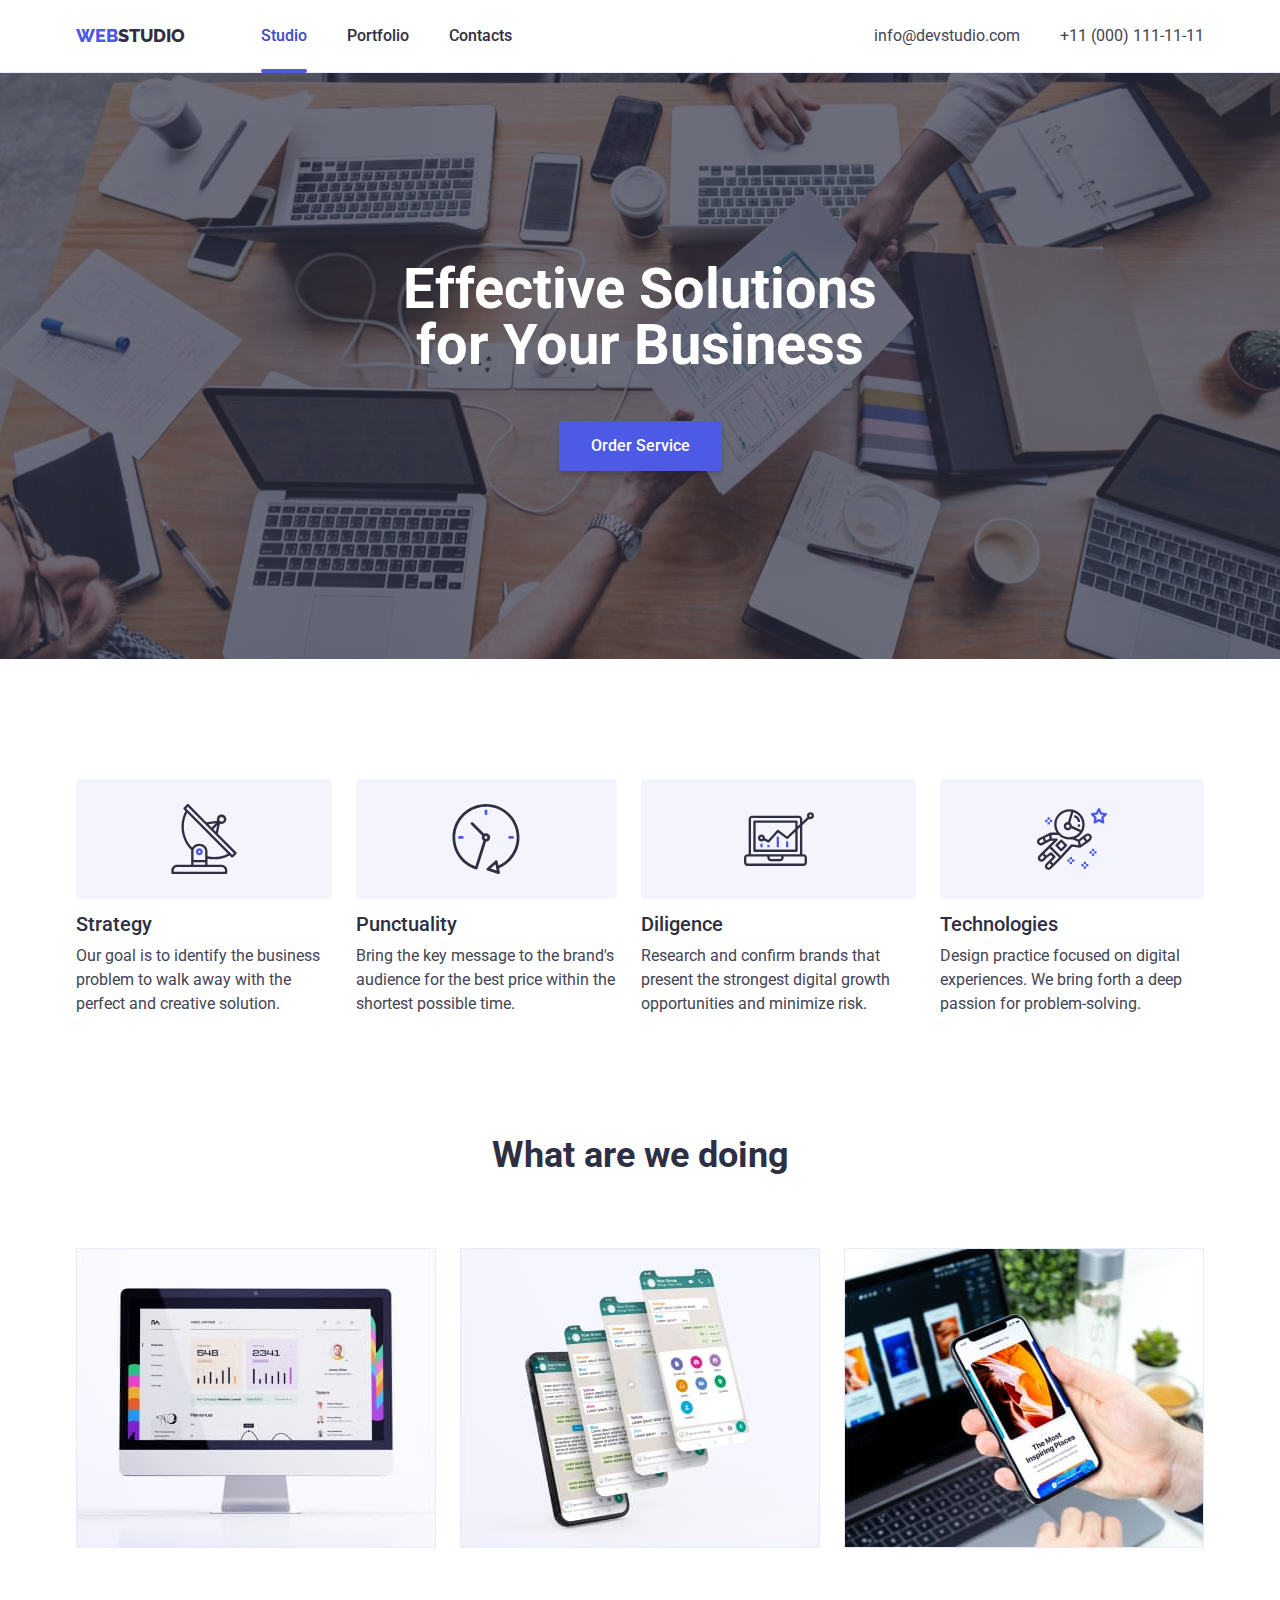
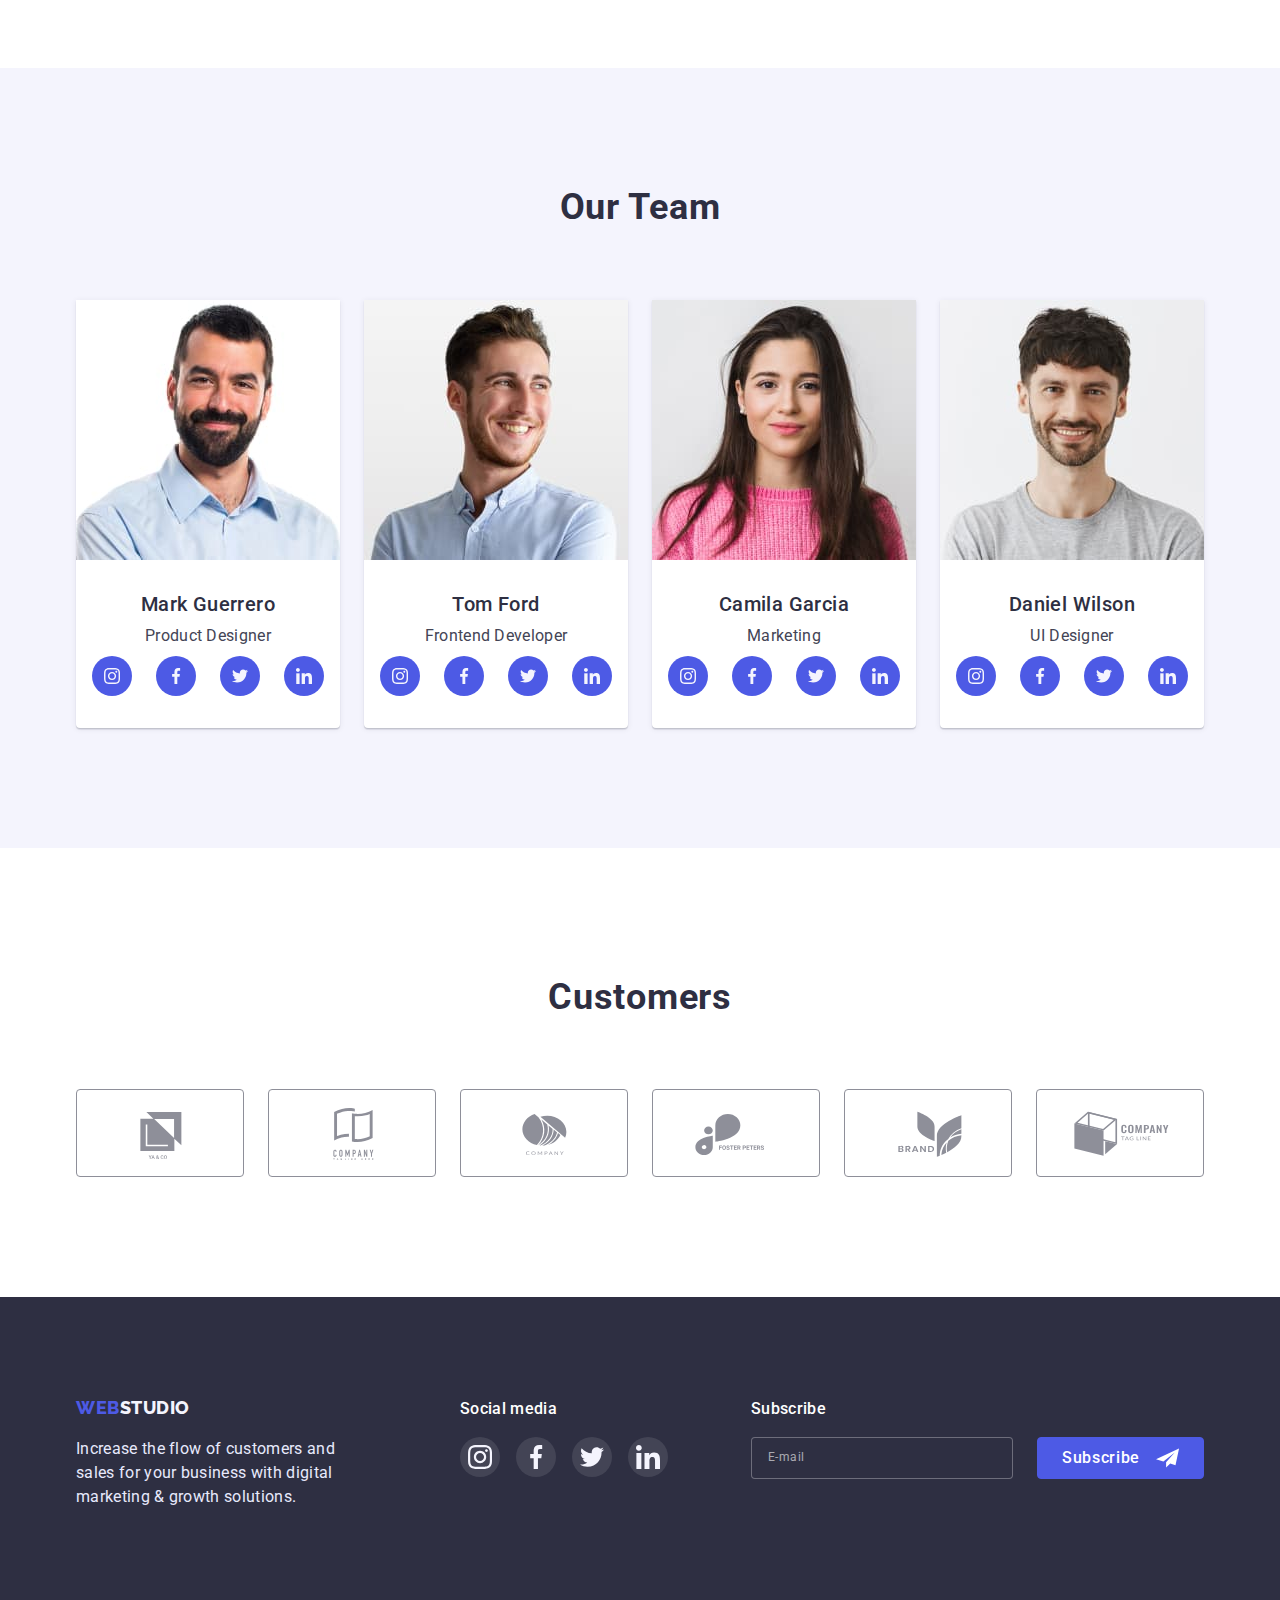
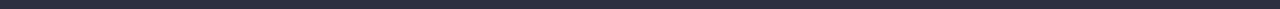
<file: index.html>
<!DOCTYPE html>
<html lang="en">
  <head>
    <meta charset="UTF-8" />
    <meta http-equiv="X-UA-Compatible" content="IE=edge" />
    <meta name="viewport" content="width=device-width, initial-scale=1.0" />
    <title>WebStudio</title>
    <link
      rel="stylesheet"
      href="https://cdn.jsdelivr.net/npm/modern-normalize@1.1.0/modern-normalize.min.css"
    />
    <link rel="preconnect" href="https://fonts.googleapis.com" />
    <link rel="preconnect" href="https://fonts.gstatic.com" crossorigin />
    <link
      href="https://fonts.googleapis.com/css2?family=Raleway:wght@800&family=Roboto:wght@400;500;700;900&display=swap"
      rel="stylesheet"
    />
    <link rel="stylesheet" href="./css/styles.css" />
  </head>
  <body>
    <!--Шапка-->
    <header class="header">
      <div class="container flex-header">
        <nav class="nav">
          <a class="logo link" href="./index.html"
            ><span class="span-logo">Web</span>Studio</a
          >
          <ul class="menu list">
            <li class="menu-item scale">
              <a class="menu-list link current" href="./index.html">Studio</a>
            </li>
            <li class="menu-item scale">
              <a class="menu-list link" href="./portfolio.html">Portfolio</a>
            </li>
            <li class="menu-item scale">
              <a class="menu-list link" href="">Contacts</a>
            </li>
          </ul>
        </nav>
        <!--контакти-->
        <ul class="header-contact list">
          <li class="contact-item">
            <a class="contact-link link" href="mailto:info@devstudio.com"
              >info@devstudio.com</a
            >
          </li>
          <li class="contact-item">
            <a class="contact-link link" href="tel:+110001111111"
              >+11 (000) 111-11-11</a
            >
          </li>
        </ul>
      </div>
    </header>
    <main>
      <!--Hero-->
      <section class="hero">
        <div class="container">
          <h1 class="hero-title">
            Effective Solutions <br />
            for Your Business
          </h1>
          <button class="hero-btn" data-modal-open type="button">
            Order Service
          </button>
        </div>
      </section>
      <!--навички-->
      <section class="about">
        <div class="container">
          <h2 class="visually-hidden">Our qualities</h2>
          <ul class="about-list list">
            <li class="about-item icon-strategy">
              <div class="icon">
                <svg width="70" height="70">
                  <use href="./images/sprite.svg#icon-strategy"></use>
                </svg>
              </div>
              <h3 class="about-title">Strategy</h3>
              <p class="about-text">
                Our goal is to identify the business problem to walk away with
                the perfect and creative solution.
              </p>
            </li>
            <li class="about-item icon-punctualy">
              <div class="icon">
                <svg width="70" height="70">
                  <use href="./images/sprite.svg#icon-punctuality"></use>
                </svg>
              </div>
              <h3 class="about-title">Punctuality</h3>
              <p class="about-text">
                Bring the key message to the brand's audience for the best price
                within the shortest possible time.
              </p>
            </li>
            <li class="about-item icon-diligence">
              <div class="icon">
                <svg width="70" height="70">
                  <use href="./images/sprite.svg#icon-diligence"></use>
                </svg>
              </div>
              <h3 class="about-title">Diligence</h3>
              <p class="about-text">
                Research and confirm brands that present the strongest digital
                growth opportunities and minimize risk.
              </p>
            </li>
            <li class="about-item icon-tehnologies">
              <div class="icon">
                <svg width="70" height="70">
                  <use href="./images/sprite.svg#icon-technologies"></use>
                </svg>
              </div>
              <h3 class="about-title">Technologies</h3>
              <p class="about-text">
                Design practice focused on digital experiences. We bring forth a
                deep passion for problem-solving.
              </p>
            </li>
          </ul>
        </div>
      </section>
      <!--що ми робимо-->
      <section class="work">
        <div class="container">
          <h2 class="work-title">What are we doing</h2>
          <ul class="work-list list">
            <li class="work-item">
              <img
                src="./images/Rectangle1.jpg"
                alt="computer monitor"
                width="360"
                height="300"
              />
            </li>
            <li class="work-item">
              <img
                src="./images/Rectangle2.jpg"
                alt="smartphone"
                width="360"
                height="300"
              />
            </li>
            <li class="work-item">
              <img
                src="./images/Rectangle3.jpg"
                alt="smartphone with laptop"
                width="360"
                height="300"
              />
            </li>
          </ul>
        </div>
      </section>
      <!--our-team-->
      <section class="team-section">
        <div class="container">
          <h2 class="team-title">Our Team</h2>
          <ul class="team-list list">
            <li class="team-item">
              <img
                src="./images/Mark-Guerrero.jpg"
                alt="Mark-Guerrero"
                width="264"
                height="260"
              />
              <div class="team-card">
                <h3 class="title-team">Mark Guerrero</h3>
                <p class="team-text">Product Designer</p>
                <ul class="soc-list list">
                  <li class="soc-item-team">
                    <a class="soc-link-team link" href="">
                      <svg width="16" height="16" class="icon-team">
                        <use href="./images/sprite.svg#icon-instagram"></use>
                      </svg>
                    </a>
                  </li>
                  <li class="soc-item-team">
                    <a class="soc-link-team link" href=""
                      ><svg width="16" height="16" class="icon-team">
                        <use
                          href="./images/sprite.svg#icon-facebook"
                        ></use></svg
                    ></a>
                  </li>
                  <li class="soc-item-team">
                    <a class="soc-link-team link" href=""
                      ><svg width="16" height="16" class="icon-team">
                        <use href="./images/sprite.svg#icon-twitter"></use></svg
                    ></a>
                  </li>
                  <li class="soc-item-team">
                    <a class="soc-link-team link" href=""
                      ><svg width="16" height="16" class="icon-team">
                        <use
                          href="./images/sprite.svg#icon-linkedin"
                        ></use></svg
                    ></a>
                  </li>
                </ul>
              </div>
            </li>
            <li class="team-item">
              <img
                src="./images/Tom-Ford.jpg"
                alt="Tom-Ford"
                width="264"
                height="260"
              />
              <div class="team-card">
                <h3 class="title-team">Tom Ford</h3>
                <p class="team-text">Frontend Developer</p>
                <ul class="soc-list list">
                  <li class="soc-item-team">
                    <a class="soc-link-team link" href="">
                      <svg width="16" height="16" class="icon-team">
                        <use href="./images/sprite.svg#icon-instagram"></use>
                      </svg>
                    </a>
                  </li>
                  <li class="soc-item-team">
                    <a class="soc-link-team link" href=""
                      ><svg width="16" height="16" class="icon-team">
                        <use
                          href="./images/sprite.svg#icon-facebook"
                        ></use></svg
                    ></a>
                  </li>
                  <li class="soc-item-team">
                    <a class="soc-link-team link" href=""
                      ><svg width="16" height="16" class="icon-team">
                        <use href="./images/sprite.svg#icon-twitter"></use></svg
                    ></a>
                  </li>
                  <li class="soc-item-team">
                    <a class="soc-link-team link" href=""
                      ><svg width="16" height="16" class="icon-team">
                        <use
                          href="./images/sprite.svg#icon-linkedin"
                        ></use></svg
                    ></a>
                  </li>
                </ul>
              </div>
            </li>
            <li class="team-item">
              <img
                src="./images/Camila-Garcia.jpg"
                alt="Camila-Garcia"
                width="264"
                height="260"
              />
              <div class="team-card">
                <h3 class="title-team">Camila Garcia</h3>
                <p class="team-text">Marketing</p>
                <ul class="soc-list list">
                  <li class="soc-item-team">
                    <a class="soc-link-team link" href="">
                      <svg width="16" height="16" class="icon-team">
                        <use href="./images/sprite.svg#icon-instagram"></use>
                      </svg>
                    </a>
                  </li>
                  <li class="soc-item-team">
                    <a class="soc-link-team link" href=""
                      ><svg width="16" height="16" class="icon-team">
                        <use
                          href="./images/sprite.svg#icon-facebook"
                        ></use></svg
                    ></a>
                  </li>
                  <li class="soc-item-team">
                    <a class="soc-link-team link" href=""
                      ><svg width="16" height="16" class="icon-team">
                        <use href="./images/sprite.svg#icon-twitter"></use></svg
                    ></a>
                  </li>
                  <li class="soc-item-team">
                    <a class="soc-link-team link" href=""
                      ><svg width="16" height="16" class="icon-team">
                        <use
                          href="./images/sprite.svg#icon-linkedin"
                        ></use></svg
                    ></a>
                  </li>
                </ul>
              </div>
            </li>
            <li class="team-item">
              <img
                src="./images/Daniel-Wilson.jpg"
                alt="Daniel-Wilson"
                width="264"
                height="260"
              />
              <div class="team-card">
                <h3 class="title-team">Daniel Wilson</h3>
                <p class="team-text">UI Designer</p>
                <ul class="soc-list list">
                  <li class="soc-item-team">
                    <a class="soc-link-team link" href="">
                      <svg width="16" height="16" class="icon-team">
                        <use href="./images/sprite.svg#icon-instagram"></use>
                      </svg>
                    </a>
                  </li>
                  <li class="soc-item-team">
                    <a class="soc-link-team link" href=""
                      ><svg width="16" height="16" class="icon-team">
                        <use
                          href="./images/sprite.svg#icon-facebook"
                        ></use></svg
                    ></a>
                  </li>
                  <li class="soc-item-team">
                    <a class="soc-link-team link" href=""
                      ><svg width="16" height="16" class="icon-team">
                        <use href="./images/sprite.svg#icon-twitter"></use></svg
                    ></a>
                  </li>
                  <li class="soc-item-team">
                    <a class="soc-link-team link" href=""
                      ><svg width="16" height="16" class="icon-team">
                        <use
                          href="./images/sprite.svg#icon-linkedin"
                        ></use></svg
                    ></a>
                  </li>
                </ul>
              </div>
            </li>
          </ul>
        </div>
      </section>
      <section class="customers">
        <div class="container">
          <h2 class="customers-title">Customers</h2>
          <ul class="customers-list list">
            <li class="customers-item">
              <a class="customers-link" href="">
                <svg class="icon-customers" width="104" height="56">
                  <use
                    href="./images/sprite.svg#icon-Logo1
                  "
                  ></use></svg
              ></a>
            </li>
            <li class="customers-item">
              <a class="customers-link" href="">
                <svg class="icon-customers" width="104" height="56">
                  <use href="./images/sprite.svg#icon-Logo2"></use></svg
              ></a>
            </li>
            <li class="customers-item">
              <a class="customers-link" href="">
                <svg class="icon-customers" width="104" height="56">
                  <use href="./images/sprite.svg#icon-Logo3"></use></svg
              ></a>
            </li>
            <li class="customers-item">
              <a class="customers-link" href="">
                <svg class="icon-customers" width="104" height="56">
                  <use href="./images/sprite.svg#icon-Logo4"></use></svg
              ></a>
            </li>
            <li class="customers-item">
              <a class="customers-link" href="">
                <svg class="icon-customers" width="104" height="56">
                  <use href="./images/sprite.svg#icon-Logo5"></use></svg
              ></a>
            </li>
            <li class="customers-item">
              <a class="customers-link" href="">
                <svg class="icon-customers" width="104" height="56">
                  <use href="./images/sprite.svg#icon-Logo6"></use></svg
              ></a>
            </li>
          </ul>
        </div>
      </section>
    </main>
    <footer class="footer">
      <div class="container flex-footer">
        <div class="old-footer">
          <a class="logo-footer link" href="./index.html"
            ><span class="footer-span-logo">Web</span>Studio</a
          >
          <p class="footer-text">
            Increase the flow of customers and sales for your business with
            digital marketing & growth solutions.
          </p>
        </div>

        <div class="soc-div">
          <h2 class="media">Social media</h2>
          <ul class="soc-list list">
            <li class="soc-item">
              <a class="soc-link link" href="">
                <svg width="24" height="24" class="icon-footer">
                  <use href="./images/sprite.svg#icon-instagram"></use>
                </svg>
              </a>
            </li>
            <li class="soc-item">
              <a class="soc-link link" href=""
                ><svg width="24" height="24" class="icon-footer">
                  <use href="./images/sprite.svg#icon-facebook"></use></svg
              ></a>
            </li>
            <li class="soc-item">
              <a class="soc-link link" href=""
                ><svg width="24" height="24" class="icon-footer">
                  <use href="./images/sprite.svg#icon-twitter"></use></svg
              ></a>
            </li>
            <li class="soc-item">
              <a class="soc-link link" href=""
                ><svg width="24" height="24" class="icon-footer">
                  <use href="./images/sprite.svg#icon-linkedin"></use></svg
              ></a>
            </li>
          </ul>
        </div>

        <div class="footer-form-cont">
          <p class="text-soc">Subscribe</p>
          <form class="footer-form">
            <input type="email" name="" class="email" placeholder="E-mail" />
            <button type="submit" class="email-form-button">
              Subscribe
              <svg class="telegram" width="24px" height="24px">
                <use href="./images/sprite.svg#icon-telegram"></use>
              </svg>
            </button>
          </form>
        </div>
      </div>
    </footer>
    <div class="backdrop is-hidden" data-modal>
      <div class="modal">
        <button type="button" class="modal-close-btn" data-modal-close>
          <svg class="modal-close-btn-icon" width="8" height="8">
            <use href="./images/sprite.svg#close-modal"></use>
          </svg>
        </button>
        <h2 class="modal-text">
          Leave your contacts and we will call you back
        </h2>
        <form class="modal-form">
          <label class="form-label">
            <span class="form-text">Name</span>
            <div class="form-icon-container">
              <input
                type="text"
                name="user-name"
                class="modal-form-input"
                autofocus
                required
                minlength="2"
              />
              <svg class="modal-form-icon" width="18" height="18">
                <use href="./images/sprite.svg#frame"></use>
              </svg>
            </div>
          </label>

          <label class="form-label">
            <span class="form-text">Phone</span>
            <div class="form-icon-container">
              <input
                type="tel"
                name="user-phone"
                class="modal-form-input"
                required
              />
              <svg class="modal-form-icon" width="18" height="24">
                <use href="./images/sprite.svg#phone"></use>
              </svg>
            </div>
          </label>

          <label class="form-label">
            <span class="form-text">Email</span>
            <div class="form-icon-container">
              <input
                type="email"
                name="user-email"
                class="modal-form-input"
                required
              />
              <svg class="modal-form-icon" width="18" height="24">
                <use href="./images/sprite.svg#email"></use>
              </svg>
            </div>
          </label>

          <label class="form-label">
            <span class="form-text">Comment</span>
            <textarea
              name="form-user-comment"
              placeholder="Text input"
              class="form-user-comment"
            >
            </textarea>
          </label>

          <input
            id="user-policy"
            type="checkbox"
            name="user-policy"
            class="modal-form-input-check visually-hidden"
          />
          <label for="user-policy" class="form-user-policy">
            I accept the terms and conditions of the&nbsp;
            <a href="./index.html">Privacy Policy</a>
          </label>

          <button type="submit" class="form-button">Send</button>
        </form>
      </div>
    </div>
    <script src="./js/modal.js"></script>
  </body>
</html>
</file>
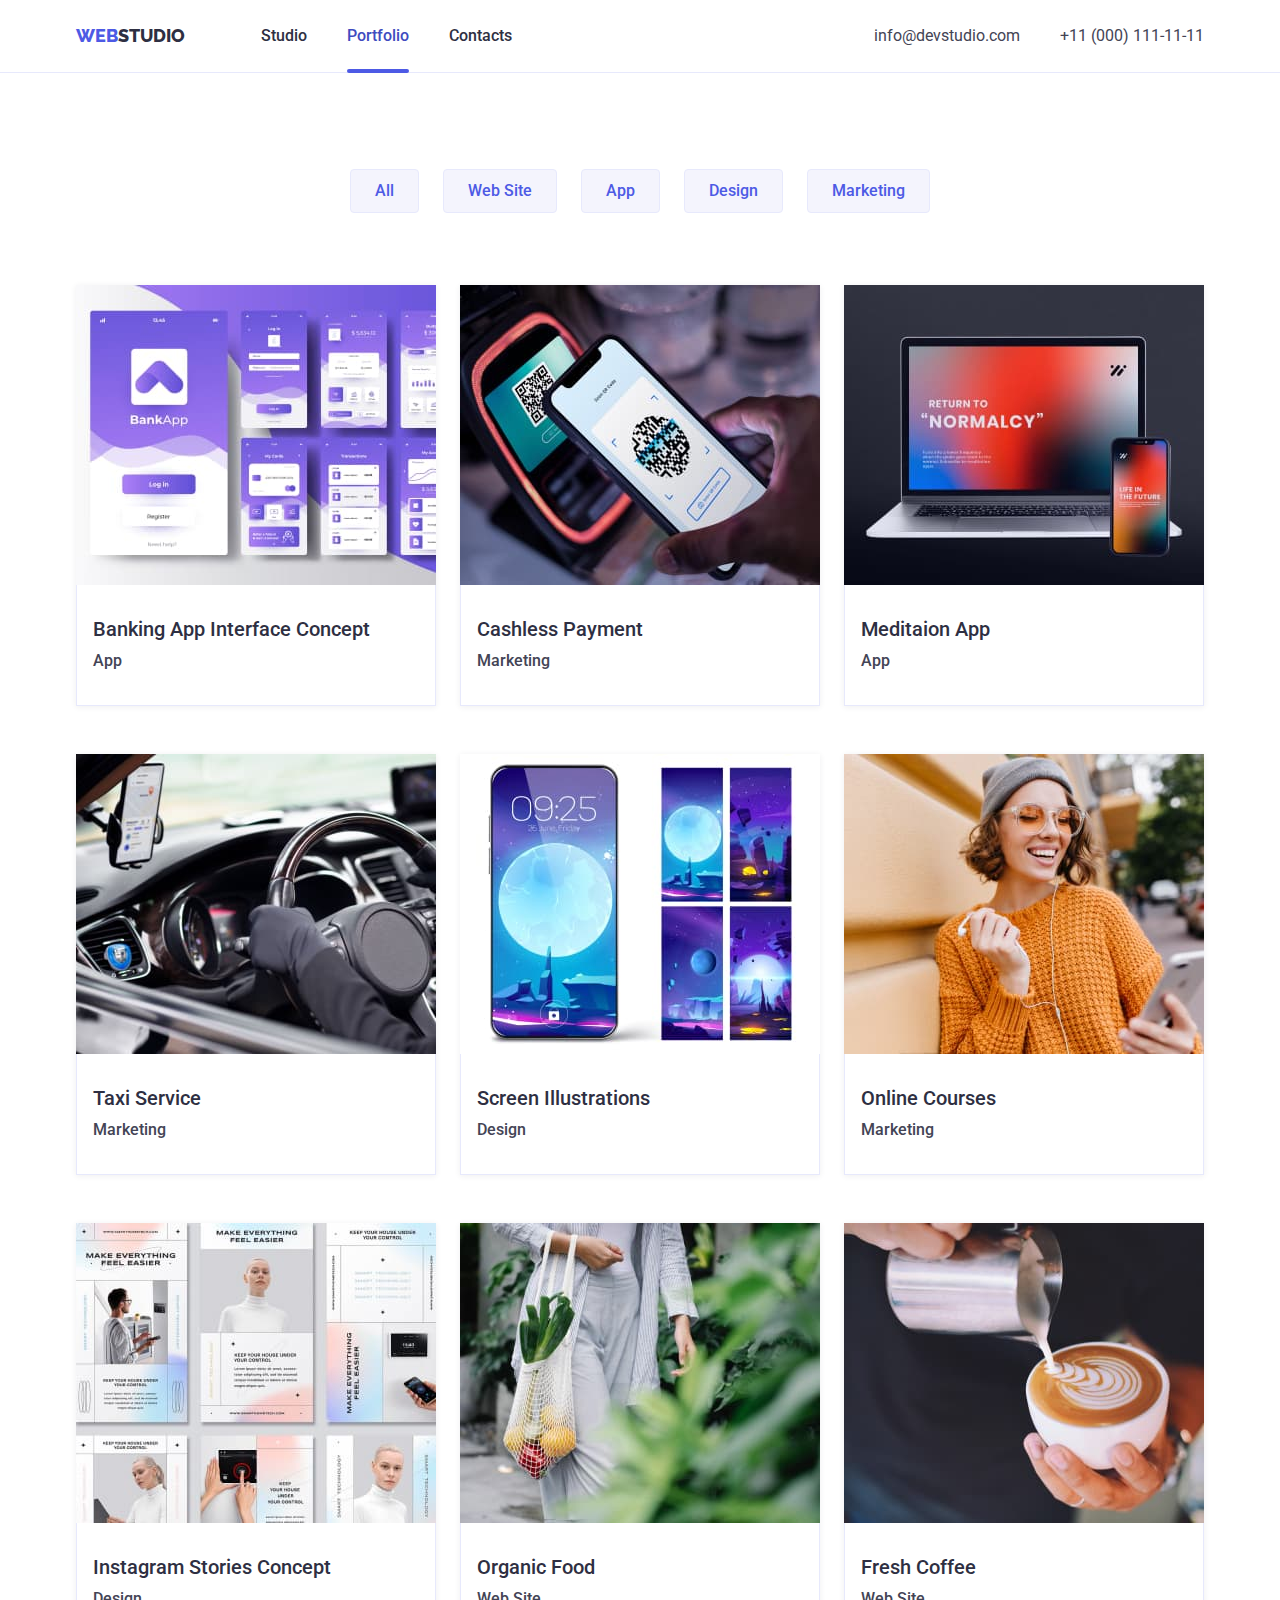
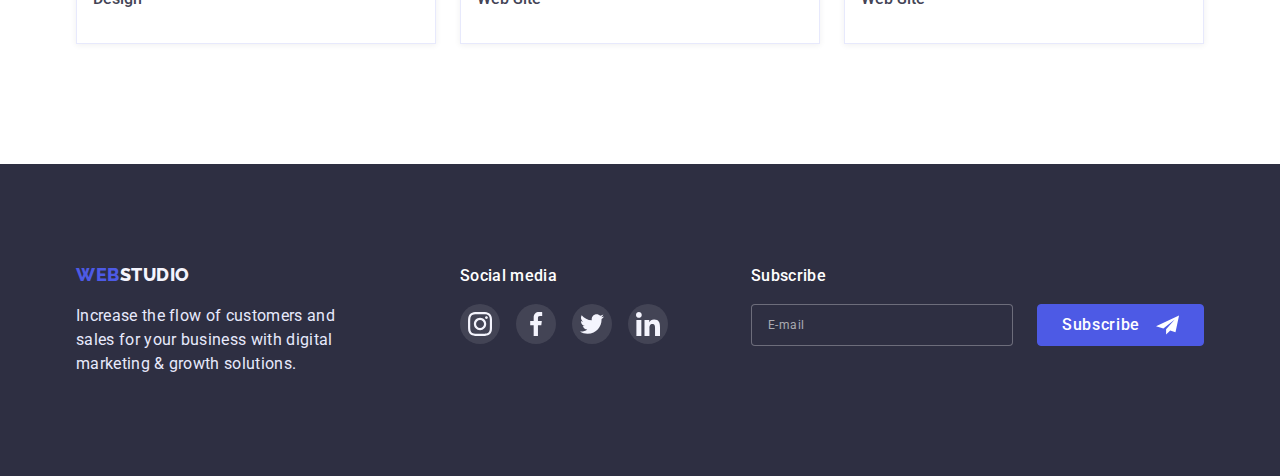
<file: portfolio.html>
<!DOCTYPE html>
<html lang="en">
  <head>
    <meta charset="UTF-8" />
    <meta http-equiv="X-UA-Compatible" content="IE=edge" />
    <meta name="viewport" content="width=device-width, initial-scale=1.0" />
    <title>Document</title>
    <link
      rel="stylesheet"
      href="https://cdn.jsdelivr.net/npm/modern-normalize@1.1.0/modern-normalize.min.css"
    />
    <link rel="preconnect" href="https://fonts.googleapis.com" />
    <link rel="preconnect" href="https://fonts.gstatic.com" crossorigin />
    <link
      href="https://fonts.googleapis.com/css2?family=Raleway:wght@800&family=Roboto:wght@400;500;700;900&display=swap"
      rel="stylesheet"
    />
    <link rel="stylesheet" href="./css/styles.css" />
  </head>
  <body>
    <header class="header">
      <div class="container flex-header">
        <nav class="nav">
          <a class="logo link" href="./index.html"
            ><span class="span-logo">Web</span>Studio</a
          >
          <ul class="menu list">
            <li class="menu-item scale">
              <a class="menu-list link" href="./index.html">Studio</a>
            </li>
            <li class="menu-item scale">
              <a class="menu-list link current" href="./portfolio.html"
                >Portfolio</a
              >
            </li>
            <li class="menu-item scale">
              <a class="menu-list link" href="">Contacts</a>
            </li>
          </ul>
        </nav>
        <!--контакти-->
        <ul class="header-contact list">
          <li class="contact-item">
            <a class="contact-link link" href="mailto:info@devstudio.com"
              >info@devstudio.com</a
            >
          </li>
          <li class="contact-item">
            <a class="contact-link link" href="tel:+110001111111"
              >+11 (000) 111-11-11</a
            >
          </li>
        </ul>
      </div>
    </header>
    <main>
      <section class="section-portfolio">
        <div class="container">
          <h1 class="visually-hidden">Portfolio</h1>
          <ul class="filtr list">
            <li class="filtr-item">
              <button class="filtr-btn" type="button">All</button>
            </li>
            <li class="filtr-item">
              <button class="filtr-btn" type="button">Web Site</button>
            </li>
            <li class="filtr-item">
              <button class="filtr-btn" type="button">App</button>
            </li>
            <li class="filtr-item">
              <button class="filtr-btn" type="button">Design</button>
            </li>
            <li class="filtr-item">
              <button class="filtr-btn" type="button">Marketing</button>
            </li>
          </ul>
          <ul class="portfolio-list list">
            <li class="portfolio-item">
              <a class="link team-list-link" href="">
                <div class="team-list-link-wrapper">
                  <img
                    src="./images/banking.jpg"
                    alt="banking"
                    width="360"
                    height="300"
                  />
                  <p class="card-hiden">
                    14 Stylish and User-Friendly App Design Concepts · Task
                    Manager App · Calorie Tracker App · Exotic Fruit Ecommerce
                    App · Cloud Storage App
                  </p>
                </div>
                <div class="portfolio-card">
                  <h2 class="portfolio-title">Banking App Interface Concept</h2>
                  <p class="portfolio-text">App</p>
                </div>
              </a>
            </li>
            <li class="portfolio-item">
              <a class="link team-list-link" class="link" href="">
                <div class="team-list-link-wrapper">
                  <img
                    src="./images/cashless.jpg"
                    alt="paymenty"
                    width="360"
                    height="300"
                  />
                  <p class="card-hiden">
                    14 Stylish and User-Friendly App Design Concepts · Task
                    Manager App · Calorie Tracker App · Exotic Fruit Ecommerce
                    App · Cloud Storage App
                  </p>
                </div>
                <div class="portfolio-card">
                  <h2 class="portfolio-title">Cashless Payment</h2>
                  <p class="portfolio-text">Marketing</p>
                </div>
              </a>
            </li>
            <li class="portfolio-item">
              <a class="link team-list-link" href="">
                <div class="team-list-link-wrapper">
                  <img
                    src="./images/meditaion.jpg"
                    alt="meditaion app"
                    width="360"
                    height="300"
                  />
                  <p class="card-hiden">
                    14 Stylish and User-Friendly App Design Concepts · Task
                    Manager App · Calorie Tracker App · Exotic Fruit Ecommerce
                    App · Cloud Storage App
                  </p>
                </div>
                <div class="portfolio-card">
                  <h2 class="portfolio-title">Meditaion App</h2>
                  <p class="portfolio-text">App</p>
                </div>
              </a>
            </li>
            <li class="portfolio-item">
              <a class="link team-list-link" href="">
                <div class="team-list-link-wrapper">
                  <img
                    src="./images/taxi.jpg"
                    alt="Taxi Service"
                    width="360"
                    height="300"
                  />
                  <p class="card-hiden">
                    14 Stylish and User-Friendly App Design Concepts · Task
                    Manager App · Calorie Tracker App · Exotic Fruit Ecommerce
                    App · Cloud Storage App
                  </p>
                </div>
                <div class="portfolio-card">
                  <h2 class="portfolio-title">Taxi Service</h2>
                  <p class="portfolio-text">Marketing</p>
                </div>
              </a>
            </li>
            <li class="portfolio-item">
              <a class="link team-list-link" href="">
                <div class="team-list-link-wrapper">
                  <img
                    src="./images/screen.jpg"
                    alt="Screen Illustrations"
                    width="360"
                    height="300"
                  />
                  <p class="card-hiden">
                    14 Stylish and User-Friendly App Design Concepts · Task
                    Manager App · Calorie Tracker App · Exotic Fruit Ecommerce
                    App · Cloud Storage App
                  </p>
                </div>
                <div class="portfolio-card">
                  <h2 class="portfolio-title">Screen Illustrations</h2>
                  <p class="portfolio-text">Design</p>
                </div>
              </a>
            </li>
            <li class="portfolio-item">
              <a class="link team-list-link" href="">
                <div class="team-list-link-wrapper">
                  <img
                    src="./images/online.jpg"
                    alt="Online Courses"
                    width="360"
                    height="300"
                  />
                  <p class="card-hiden">
                    14 Stylish and User-Friendly App Design Concepts · Task
                    Manager App · Calorie Tracker App · Exotic Fruit Ecommerce
                    App · Cloud Storage App
                  </p>
                </div>
                <div class="portfolio-card">
                  <h2 class="portfolio-title">Online Courses</h2>
                  <p class="portfolio-text">Marketing</p>
                </div>
              </a>
            </li>
            <li class="portfolio-item">
              <a class="link team-list-link" href="">
                <div class="team-list-link-wrapper">
                  <img
                    src="./images/instagram.jpg"
                    alt="Instagram Stories Concept"
                    width="360"
                    height="300"
                  />
                  <p class="card-hiden">
                    14 Stylish and User-Friendly App Design Concepts · Task
                    Manager App · Calorie Tracker App · Exotic Fruit Ecommerce
                    App · Cloud Storage App
                  </p>
                </div>
                <div class="portfolio-card">
                  <h2 class="portfolio-title">Instagram Stories Concept</h2>
                  <p class="portfolio-text">Design</p>
                </div>
              </a>
            </li>
            <li class="portfolio-item">
              <a class="link team-list-link" href="">
                <div class="team-list-link-wrapper">
                  <img
                    src="./images/organic.jpg"
                    alt="Organic Food"
                    width="360"
                    height="300"
                  />
                  <p class="card-hiden">
                    14 Stylish and User-Friendly App Design Concepts · Task
                    Manager App · Calorie Tracker App · Exotic Fruit Ecommerce
                    App · Cloud Storage App
                  </p>
                </div>
                <div class="portfolio-card">
                  <h2 class="portfolio-title">Organic Food</h2>
                  <p class="portfolio-text">Web Site</p>
                </div>
              </a>
            </li>
            <li class="portfolio-item">
              <a class="link team-list-link" href="">
                <div class="team-list-link-wrapper">
                  <img
                    src="./images/fresh.jpg"
                    alt="Fresh Coffee"
                    width="360"
                    height="300"
                  />
                  <p class="card-hiden">
                    14 Stylish and User-Friendly App Design Concepts · Task
                    Manager App · Calorie Tracker App · Exotic Fruit Ecommerce
                    App · Cloud Storage App
                  </p>
                </div>
                <div class="portfolio-card">
                  <h2 class="portfolio-title">Fresh Coffee</h2>
                  <p class="portfolio-text">Web Site</p>
                </div>
              </a>
            </li>
          </ul>
        </div>
      </section>
    </main>
    <footer class="footer">
      <div class="container flex-footer">
        <div class="old-footer">
          <a class="logo-footer link" href="./index.html"
            ><span class="footer-span-logo">Web</span>Studio</a
          >
          <p class="footer-text">
            Increase the flow of customers and sales for your business with
            digital marketing & growth solutions.
          </p>
        </div>

        <div class="soc-div">
          <h2 class="media">Social media</h2>
          <ul class="soc-list list">
            <li class="soc-item">
              <a class="soc-link link" href="">
                <svg width="24" height="24" class="icon-footer">
                  <use href="./images/sprite.svg#icon-instagram"></use>
                </svg>
              </a>
            </li>
            <li class="soc-item">
              <a class="soc-link link" href=""
                ><svg width="24" height="24" class="icon-footer">
                  <use href="./images/sprite.svg#icon-facebook"></use></svg
              ></a>
            </li>
            <li class="soc-item">
              <a class="soc-link link" href=""
                ><svg width="24" height="24" class="icon-footer">
                  <use href="./images/sprite.svg#icon-twitter"></use></svg
              ></a>
            </li>
            <li class="soc-item">
              <a class="soc-link link" href=""
                ><svg width="24" height="24" class="icon-footer">
                  <use href="./images/sprite.svg#icon-linkedin"></use></svg
              ></a>
            </li>
          </ul>
        </div>
        <div class="footer-form-cont">
          <p class="text-soc">Subscribe</p>
          <form class="footer-form">
            <input type="email" name="" class="email" placeholder="E-mail" />
            <button type="submit" class="email-form-button">
              Subscribe
              <svg class="telegram" width="24px" height="24px">
                <use href="./images/sprite.svg#icon-telegram"></use>
              </svg>
            </button>
          </form>
        </div>
      </div>
    </footer>
  </body>
</html>
</file>
<file: css/styles.css>
:root {
  --NAVY-BLUE: #2e2f42;
  --IRIS: #4d5ae5;
  --HOVER: #434455;
  --white: #ffffff;
  --ocean: #404bbf;
  --transition-dur-and-func: 250ms cubic-bezier(0.4, 0, 0.2, 1);
}

/* основной текст NAVY BLUE  color: #2E2F42*/
/* заголовок секции герой color: #FFFFFF; */
/* вторичный текст SLATE color: #434455; */
/* текст футер логотипа CLOUD  IRIS color: #4D5AE5; color: #F4F4FD; */
/* текст футер CORNFLOWER color: #E7E9FC; */
/* твет акцент IRIS color: #4D5AE5; */
/* цвет фона темный NAVY BLUE background: #2E2F42;*/
/* цвет фона светлый background: #F4F4FD; */
/* цвет фона белый background: #FFFFFF; */

/* сброс стилей */
h1,
h2,
h3,
h4,
h5,
h6,
p {
  margin-top: 0;
  margin-bottom: 0;
}

ul,
ol {
  margin-top: 0;
  margin-bottom: 0;
  padding-left: 0;
}

.link {
  text-decoration: none;
}

.list {
  list-style: none;
}

img {
  display: block;
  max-width: 100%;
}

/* end */

/* глобальные */

body {
  font-family: "Roboto";
  font-weight: 500;
  font-size: 16px;
  line-height: 1.5;
  color: var(--NAVY-BLUE);
}

button {
  cursor: pointer;
}

/* end */

/* container */

.container {
  width: 1158px;
  margin: auto;
  padding: 0 15px;
}

/* end */

/* Хедер */
.list {
  display: flex;
}
.header {
  padding: 24px 0;
  border-bottom: 1px solid #e7e9fc;
}

.logo {
  font-family: "Raleway";
  font-weight: 800;
  font-size: 18px;
  line-height: 1.3;
  color: var(--NAVY-BLUE);
  text-transform: uppercase;
  margin-right: 76px;
  transition: color var(--transition-dur-and-func);
}

.logo:focus {
  color: var(--IRIS);
}

.span-logo {
  color: var(--IRIS);
}

.nav {
  display: flex;
}
.menu {
  display: flex;
}

.menu-item:not(:last-child) {
  margin-right: 40px;
}

.menu-list {
  font-weight: 500;
  font-size: 16px;
  line-height: 1.5;
  color: var(--NAVY-BLUE);
  transition: color var(--transition-dur-and-func);
}
.menu-list:hover,
.menu-list:focus {
  color: var(--IRIS);
}

/* .scale {
  color: var(--NAVY-BLUE);
  position: relative;
  color: var(--ocean);
}

.scale::after {
  content: " ";
  position: absolute;
  left: 0;
  bottom: -24px;
  width: 100%;
  height: 4px;
  border-radius: 2px;
  background-color: var(--IRIS);
  transform: scaleX(0);
  transition: var(--transition-dur-and-func);
}

.scale:is(:hover, :focus)::after {
  transform: scaleX(1);
  border-radius: 4px;
} */

.current {
  padding-bottom: 28px;
  position: relative;
  color: var(--ocean);
}

.current::after {
  content: " ";
  position: absolute;
  left: 0;
  bottom: 0px;
  width: 100%;
  height: 4px;
  border-radius: 2px;
  background-color: var(--IRIS);
  transform: scaleX(1);
  transition: var(--transition-dur-and-func);
}

.header-contact {
  display: flex;
  margin-left: auto;
}

.contact-link {
  font-weight: 400;
  font-size: 16px;
  line-height: 1.5;
  color: var(--HOVER);
  transition: color var(--transition-dur-and-func);
}

.contact-link:hover,
.contact-link:focus {
  color: var(--IRIS);
}
.flex-header {
  display: flex;
}

.contact-item:not(:last-child) {
  margin-right: 40px;
}
/* end */

/* heto */

.hero {
  background-color: var(--NAVY-BLUE);
  background-image: linear-gradient(
      to right,
      rgba(46, 47, 66, 0.7),
      rgba(46, 47, 66, 0.7)
    ),
    url(../images/bkc-img.jpg);
  background-repeat: no-repeat;
  object-fit: cover;
  padding: 188px 0;
  text-align: center;
  max-width: 1440px;
  margin: 0 auto;
}

.hero-title {
  color: var(--white);
  font-weight: 700;
  font-size: 56px;
  line-height: 1;
  margin-bottom: 48px;
  /* width: 494px; */
}

.hero-btn {
  background: #4d5ae5;
  color: var(--white);
  font-weight: 500;
  box-shadow: 0px 4px 4px rgba(0, 0, 0, 0.15);
  border-radius: 4px;
  padding: 16px 32px;
  border: none;
  transition: background-color var(--transition-dur-and-func);
}

.hero-btn:hover,
.hero-btn:focus {
  background-color: var(--ocean);
}

/* end */

/* about */

.about {
  padding: 120px 0;
}

.visually-hidden {
  position: absolute;
  white-space: nowrap;
  width: 1px;
  height: 1px;
  overflow: hidden;
  border: 0;
  padding: 0;
  clip: rect(0 0 0 0);
  clip-path: inset(50%);
  margin: -1px;
}

.about-list {
  display: flex;
}

.about-list .icon {
  display: flex;
  align-items: center;
  justify-content: center;

  width: 100%;
  height: 120px;
  margin-bottom: 13px;

  background-color: #f4f4fd;
  border-radius: 4px;
}
.about-item {
  width: calc((100%-72) / 4);
  margin-right: 24px;
}

.about-item:last-child {
  margin-right: 0;
}

.about-title {
  font-weight: 500;
  font-size: 20px;
  line-height: 24px;
  margin-bottom: 8px;
}

.about-text {
  color: var(--HOVER);
  font-weight: 400;
  font-size: 16px;
  line-height: 1.5;
}

/* .about-item::before {
  display: block;
  content: "";
  background-size: contain;
  background-repeat: no-repeat;
  background-position: center;
  height: 112px;
  background-color: #f4f4fd;
}

.icon-strategy::before {
  background-image: url(../images/strategy.svg);
}

.icon-punctualy::before {
  background-image: url(../images/punctuality.svg);
}

.icon-diligence::before {
  background-image: url(../images/diligence.svg);
}

.icon-tehnologies::before {
  background-image: url(../images/technologies.svg);
} */

/* end */

/* work */

.work {
  padding-bottom: 120px;
}

.work-title {
  text-align: center;
  font-size: 36px;
  line-height: 1.1;
  margin-bottom: 72px;
}

.work-list {
  display: flex;
}

.work-item {
  width: calc((100%-48) / 3);
  margin-right: 24px;
}

.work-item:last-child {
  margin: 0;
}

/* end */

/* team */

.team-section {
  padding: 120px 0;
  background-color: #f4f4fd;
}

.team-list {
  display: flex;
}

.team-title {
  font-size: 36px;
  line-height: 1.1;
  text-align: center;
  letter-spacing: 0.02em;
  text-transform: capitalize;
  margin-bottom: 72px;
  color: var(--NAVY-BLUE);
}

.team-item {
  background-color: var(--white);
  box-shadow: 0px 1px 6px rgba(46, 47, 66, 0.08),
    0px 1px 1px rgba(46, 47, 66, 0.16), 0px 2px 1px rgba(46, 47, 66, 0.08);
  border-radius: 0px 0px 4px 4px;
  width: calc((100%-72) / 4);
  margin-right: 24px;
}
.team-card {
  padding: 0px 16px 32px 16px;
}
.soc-list-team {
  display: flex;
}

.soc-link-team {
  display: flex;
  justify-content: center;
  align-items: center;
  width: 40px;
  height: 40px;
  border-radius: 50%;
  background-color: var(--IRIS);
  transition: background-color var(--transition-dur-and-func);
}

.soc-link-team:is(:hover, :focus) {
  background-color: var(--ocean);
}

.soc-item-team:not(:last-child) {
  margin-right: 24px;
}

.team-item:last-child {
  margin-right: 0;
}

.title-team {
  font-weight: 500;
  font-size: 20px;
  line-height: 1.2;
  text-align: center;
  letter-spacing: 0.02em;
  color: var(--NAVY-BLUE);
  margin-bottom: 8px;
  margin-top: 32px;
}

.team-text {
  font-weight: 400;
  font-size: 16px;
  line-height: 1.5;
  text-align: center;
  letter-spacing: 0.02em;
  color: var(--HOVER);
  margin-bottom: 8px;
}

/* end */

/* customrers */

.customers {
  padding-top: 130px;
  padding-bottom: 120px;
}

.customers-title {
  font-weight: 700;
  font-size: 36px;
  line-height: 1.1;
  text-align: center;
  letter-spacing: 0.02em;
  text-transform: capitalize;
  color: var(--NAVY-BLUE);
  margin-bottom: 72px;
}

.customers-list {
  display: flex;
  justify-content: space-between;
}
.customers-item {
  height: 88px;
  width: 168px;
}

.customers-link {
  display: flex;
  align-items: center;
  justify-content: center;
  width: 100%;
  height: 100%;
  color: #8e8f99;
  border: 1px solid #8e8f99;
  border-radius: 4px;
  transition: color var(--transition-dur-and-func),
    border-color var(--transition-dur-and-func);
}

.customers-link:focus,
.customers-link:hover {
  color: var(--ocean);
  border: 1px solid var(--ocean);
}

.icon-customers {
  fill: currentColor;
}

.customers-list .customers-link:hover .icon-customers,
.customers-list .customers-link:focus .icon-customers {
  fill: currentColor;

  transition-duration: 250ms;
  transition-timing-function: cubic-bezier(0.4, 0, 0.2, 1);
}
/* footer */
.footer {
  background-color: var(--NAVY-BLUE);
  padding: 100px 0;
}

.logo-footer {
  font-family: "Raleway";
  font-weight: 800;
  font-size: 18px;
  line-height: 1.2;
  letter-spacing: 0.03em;
  text-transform: uppercase;
  color: #f4f4fd;
}

.footer-span-logo {
  color: var(--IRIS);
}

.footer-text {
  color: #e7e9fc;
  font-family: "Roboto";
  font-weight: 400;
  font-size: 16px;
  line-height: 1.5;
  letter-spacing: 0.02em;
  width: 264px;
  margin-top: 16px;
}

.flex-footer {
  display: flex;
  /* align-items: center; */
}

.old-footer {
  margin-right: 120px;
}

.media {
  font-weight: 500;
  font-size: 16px;
  line-height: 1.5;
  letter-spacing: 0.02em;
  color: #ffffff;
  margin-bottom: 16px;
}

.soc-list {
  display: flex;
}

.soc-link {
  display: flex;
  justify-content: center;
  align-items: center;
  width: 40px;
  height: 40px;
  border-radius: 50%;
  background-color: rgba(255, 255, 255, 0.1);
  transition: background-color var(--transition-dur-and-func);
}

.soc-link:is(:hover, :focus) {
  background-color: #31d0aa;
}

.soc-item:not(:last-child) {
  margin-right: 16px;
}

.text-soc {
  margin-bottom: 16px;

  font-weight: 500;
  font-size: 16px;
  line-height: 1.5;
  letter-spacing: 0.02em;
  color: #ffffff;
}

.footer-form-cont {
  margin-left: auto;
  width: 453px;
}

.footer-form {
  display: flex;
  gap: 24px;
}

.email {
  width: 264px;

  font-size: 12px;
  line-height: 1.3;
  display: flex;
  align-items: center;
  letter-spacing: 0.04em;
  color: #f4f4fd;

  border: 1px solid rgba(255, 255, 255, 0.3);
  border-radius: 4px;

  padding-left: 16px;
  padding-top: 10px;
  padding-bottom: 10px;

  background-color: #2e2f42;
  outline: none;
}

.email::placeholder {
  font-size: 12px;
  line-height: 2;
  align-items: center;
  letter-spacing: 0.04em;
  color: rgba(255, 255, 255, 0.6);
  transition: border-color 250ms cubic-bezier(0.4, 0, 0.2, 1);
}

.email:focus {
  border-color: #4d5ae5;
}

.email-form-button {
  display: flex;
  align-items: center;
  justify-content: center;
  min-width: 165px;
  padding: 8px 24px;

  font-weight: 500;
  font-size: 16px;
  line-height: 1.3;
  align-items: center;
  text-align: center;
  letter-spacing: 0.04em;

  color: #ffffff;
  outline: none;
  background-color: #4d5ae5;
  border: 1px solid #4d5ae5;
  border-radius: 4px;

  transition: background-color 250ms cubic-bezier(0.4, 0, 0.2, 1);
}

.email-form-button:is(:hover, :focus) {
  background-color: var(--ocean);
}

.telegram {
  fill: #ffffff;
  margin-left: 16px;
}

/* portfolio */

/* filrt */

.section-portfolio {
  padding-top: 96px;
  padding-bottom: 120px;
}

.filtr {
  display: flex;
  justify-content: center;
  margin-bottom: 72px;
}

.filtr-item:not(:last-child) {
  margin-right: 24px;
}

.filtr-btn {
  background-color: #f4f4fd;
  color: var(--IRIS);
  font-weight: 500;
  border-radius: 4px;
  padding: 12px 24px;
  border: 1px solid #e7e9fc;
  transition: background-color var(--transition-dur-and-func),
    color var(--transition-dur-and-func);
}

.filtr-btn:focus,
.filtr-btn:hover {
  color: var(--white);
  background: var(--ocean);
  box-shadow: 0px 3px 1px rgba(0, 0, 0, 0.1), 0px 2px 1px rgba(0, 0, 0, 0.08),
    0px 2px 2px rgba(0, 0, 0, 0.12);
  border: 1px solid var(--ocean);
  border-radius: 4px;
  padding: 12px 24px;
}

/* end */

/* portfolio-list */

.portfolio-list {
  display: flex;
  flex-wrap: wrap;
}

.portfolio-item {
  width: calc((100% - 48px) / 3);
  margin-right: 24px;
  box-shadow: 0px 1px 6px rgba(46, 47, 66, 0.08);
  transition: box-shadow var(--transition-dur-and-func);
}

.portfolio-item:hover {
  box-shadow: 0px 1px 6px rgba(46, 47, 66, 0.08),
    0px 1px 1px rgba(46, 47, 66, 0.16), 0px 2px 1px rgba(46, 47, 66, 0.08);
}

.portfolio-item:nth-child(3n) {
  margin: 0;
}

.portfolio-item:nth-last-of-type(n + 4) {
  margin-bottom: 48px;
}

.portfolio-title {
  font-weight: 500;
  font-size: 20px;
  line-height: 1.2;
  color: var(--NAVY-BLUE);
  margin-bottom: 8px;
}

.portfolio-text {
  font-size: 16px;
  line-height: 1.5;
  color: var(--HOVER);
}

.portfolio-card {
  padding: 32px 16px;
  border: 1px solid #e7e9fc;
  border-top: 0;
}

.team-list-link-wrapper {
  position: relative;
  display: block;
  overflow: hidden;
}

.card-hiden {
  position: absolute;
  left: 0;
  top: 0;
  width: 100%;
  height: 100%;
  overflow: auto;
  transform: scaleY(0);

  font-weight: 400;
  font-size: 16px;
  line-height: 1.5;
  letter-spacing: 0.02em;
  color: #f4f4fd;
  padding: 40px 32px;
  background-color: var(--IRIS);
  transition: transform var(--transition-dur-and-func);
}

.team-list-link:is(:hover, :focus) .card-hiden {
  transform: scaleY(1);
}
/* end */

/* MODAL WINDOW */

.backdrop {
  position: fixed;
  top: 0;
  left: 0;
  z-index: 100;
  width: 100%;
  height: 100%;
  background-color: rgba(46, 47, 66, 0.4);
  transition: opacity var(--transition-dur-and-func),
    visibility var(--transition-dur-and-func);
}

.modal {
  position: absolute;
  top: 50%;
  left: 50%;
  transform: translate(-50%, -50%) scaleY(1);
  padding: 72px 24px 16px 24px;
  width: 408px;
  height: 576px;
  border-radius: 4px;
  background-color: #fcfcfc;
  box-shadow: 0px 1px 1px rgba(0, 0, 0, 0.14), 0px 1px 3px rgba(0, 0, 0, 0.12),
    0px 2px 1px rgba(0, 0, 0, 0.2);
  transition: transform 250ms linear;
}

.backdrop.is-hidden .modal {
  transform: translate(-50%, -50%) scaleY(0);
}

.modal-close-btn {
  position: absolute;
  top: 20px;
  right: 25px;
  display: flex;
  align-items: center;
  justify-content: center;
  width: 24px;
  height: 24px;
  background-color: #e7e9fc;
  border-radius: 50%;
  border: 1px solid rgba(0, 0, 0, 0.1);
  padding: 0;
  transition: background-color var(--transition-dur-and-func),
    border-color var(--transition-dur-and-func);
}

.modal-close-btn-icon {
  transition: fill var(--transition-dur-and-func);
}

.modal-close-btn:is(:hover, :focus) {
  border-color: var(--ocean);
  background-color: var(--ocean);
}

.modal-close-btn:is(:hover, :focus) .modal-close-btn-icon {
  fill: var(--white);
}

.backdrop.is-hidden {
  opacity: 0;
  visibility: hidden;
  pointer-events: none;
}

/* modal */

.modal-text {
  margin-bottom: 16px;

  font-weight: 500;
  font-size: 16px;
  line-height: 1.5;
  text-align: center;
  letter-spacing: 0.02em;
  color: #2e2f42;
}

.form-text {
  margin-bottom: 4px;

  font-weight: 400;
  font-size: 12px;
  line-height: 1.3;
  letter-spacing: 0.04em;
  color: #8e8f99;

  display: block;
}

.form-label {
  margin-bottom: 8px;
}

.modal-form {
  display: flex;
  flex-direction: column;
}

.modal-form-input {
  display: block;

  border: 1px solid #21212133;
  border-radius: 4px;
  width: 100%;
  height: 36px;

  padding-left: 38px;

  font-weight: 400;
  font-size: 12px;
  line-height: 1.3;
  letter-spacing: 0.04em;
  color: #000000;
  transition: border-color 250ms cubic-bezier(0.4, 0, 0.2, 1);
}

.modal-form-input:focus {
  outline: none;
  border-color: #4d5ae5;
}

.modal-form-icon {
  transition: fill 250ms cubic-bezier(0.4, 0, 0.2, 1);
}

.modal-form-input:focus + .modal-form-icon {
  fill: #4d5ae5;
}

.form-user-comment {
  width: 100%;
  min-height: 120px;
  resize: none;
  padding: 10px 14px;

  border: 1px solid #21212133;
  border-radius: 4px;

  font-weight: 400;
  font-size: 12px;
  line-height: 1.3;
  letter-spacing: 0.04em;
}

.form-user-comment::placeholder {
  color: rgba(117, 117, 117, 0.5);
}

.form-user-comment:focus {
  outline: none;
  border-color: #4d5ae5;
}

.form-icon-container {
  position: relative;
}

.modal-form-icon {
  position: absolute;
  top: 50%;
  left: 16px;
  transform: translate(0, -50%);
  display: block;
}

.form-user-policy {
  display: flex;
  font-size: 12px;
  line-height: 1.3;
  letter-spacing: 0.04em;
  color: #757575;
  align-items: center;
  margin-bottom: 20px;
}

.form-user-policy::before {
  content: "";
  width: 16px;
  height: 16px;
  border: 1.25px solid #2e2f42;
  border-radius: 2px;
  border-color: #2e2f42;
  display: block;
  cursor: pointer;
  margin-right: 8px;
}

.modal-form-input-check:checked + .form-user-policy::before {
  background-color: #4d5ae5;
  background-image: url(../images/vector.svg);
  background-repeat: no-repeat;
  background-position: center;
}

.modal-form-input-check:focus + .form-user-policy::before {
  outline: 1px solid #4d5ae5;
}

.form-button {
  font-weight: 500;
  font-size: 16px;
  line-height: 24px;
  letter-spacing: 0.04em;
  color: #ffffff;
  text-align: center;
  min-width: 169px;
  height: 56px;
  padding: 16px 32px;
  background-color: #4d5ae5;
  border-radius: 4px;
  border-color: #4d5ae5;
  outline: none;

  display: flex;
  align-items: center;
  justify-content: center;
  flex-direction: column;
  margin: 0 auto;

  box-shadow: 0px 4px 4px rgba(0, 0, 0, 0.15), 0px 4px 4px rgba(0, 0, 0, 0.15);

  transition: background-color 250ms cubic-bezier(0.4, 0, 0.2, 1);
}

.form-button:is(:hover, :focus) {
  background-color: var(--ocean);
}
</file>
